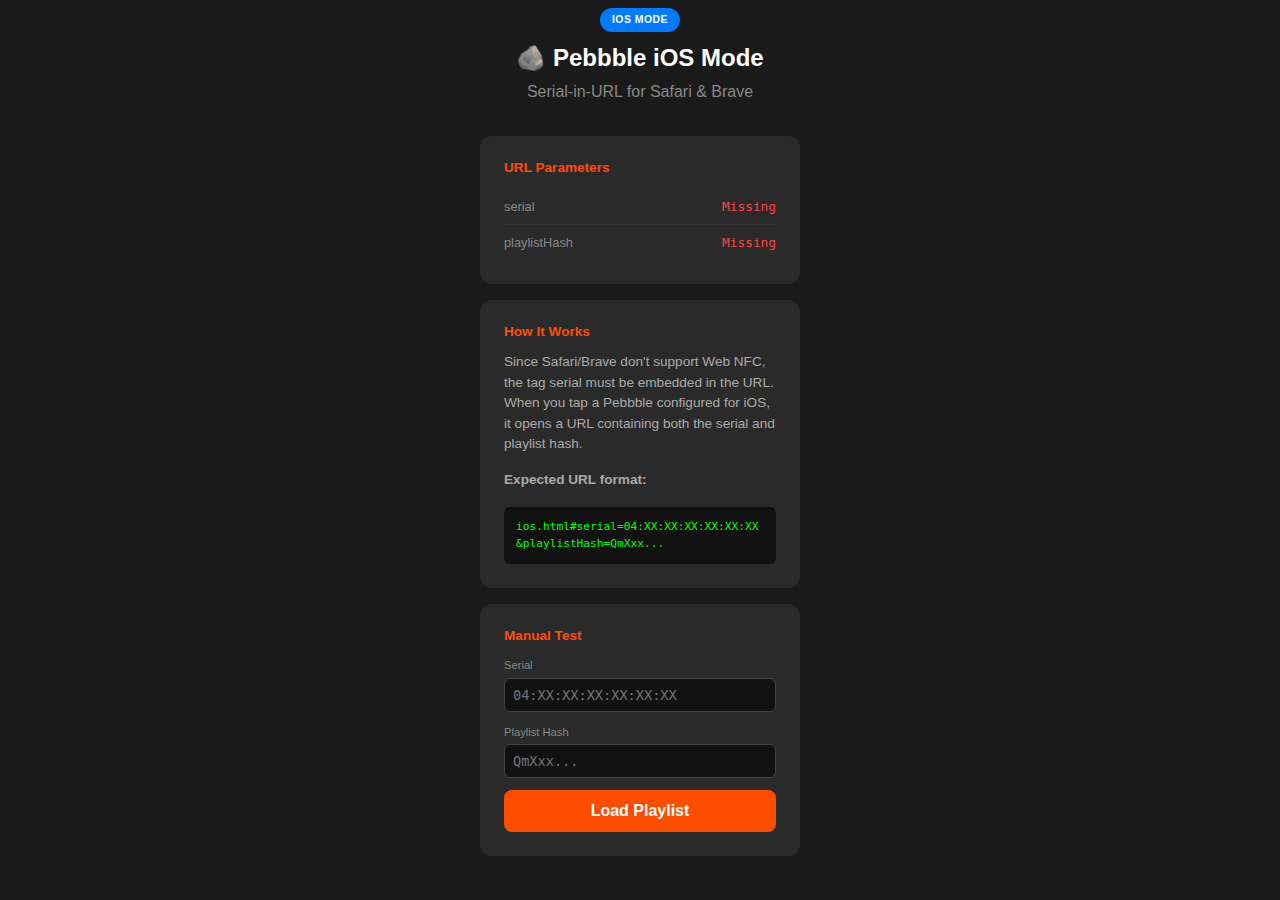
<file: player/ios.html>
<!DOCTYPE html>
<html lang="en">
<head>
    <meta charset="UTF-8">
    <meta name="viewport" content="width=device-width, initial-scale=1.0, user-scalable=no">
    <meta name="theme-color" content="#1a1a1a">
    <meta name="description" content="Pebbble Player - iOS Compatible Mode">

    <!-- PWA -->
    <link rel="manifest" href="manifest.json">
    <link rel="apple-touch-icon" href="assets/icons/icon-192.svg">

    <!-- Styles -->
    <link rel="stylesheet" href="css/base.css">
    <link rel="stylesheet" href="css/components.css">
    <link rel="stylesheet" href="css/animations.css">

    <title>Pebbble Player (iOS)</title>
    <style>
        /* iOS Mode Indicator */
        .ios-badge {
            position: fixed;
            top: 0.5rem;
            left: 50%;
            transform: translateX(-50%);
            background: #007AFF;
            color: #fff;
            font-size: 0.65rem;
            font-weight: 600;
            padding: 0.25rem 0.75rem;
            border-radius: 50px;
            z-index: 1000;
            text-transform: uppercase;
            letter-spacing: 0.05em;
        }

        /* Missing Params Screen */
        #missing-params {
            display: none;
            flex-direction: column;
            align-items: center;
            justify-content: center;
            min-height: 100vh;
            padding: 2rem;
            text-align: center;
            background: #1a1a1a;
            color: #fff;
        }
        #missing-params.visible { display: flex; }
        #missing-params h1 {
            font-size: 1.5rem;
            margin-bottom: 0.5rem;
        }
        #missing-params .subtitle {
            color: #888;
            margin-bottom: 2rem;
        }
        #missing-params .info-box {
            background: #2a2a2a;
            border-radius: 12px;
            padding: 1.5rem;
            width: 100%;
            max-width: 320px;
            text-align: left;
        }
        #missing-params .info-box h3 {
            font-size: 0.85rem;
            color: #FF4D00;
            margin-bottom: 0.75rem;
        }
        #missing-params .info-box p {
            font-size: 0.85rem;
            color: #aaa;
            line-height: 1.5;
            margin-bottom: 1rem;
        }
        #missing-params .info-box code {
            display: block;
            background: #111;
            padding: 0.75rem;
            border-radius: 6px;
            font-size: 0.7rem;
            color: #0f0;
            word-break: break-all;
            margin-top: 0.5rem;
        }
        #missing-params .status-row {
            display: flex;
            justify-content: space-between;
            padding: 0.5rem 0;
            border-bottom: 1px solid #333;
            font-size: 0.8rem;
        }
        #missing-params .status-row:last-child { border-bottom: none; }
        #missing-params .status-label { color: #888; }
        #missing-params .status-value { font-family: monospace; }
        #missing-params .status-value.ok { color: #22c55e; }
        #missing-params .status-value.missing { color: #ff4444; }
    </style>
</head>
<body>
    <!-- iOS Mode Badge -->
    <div class="ios-badge">iOS Mode</div>

    <!-- Missing Params Screen (shown when URL doesn't have both serial and playlistHash) -->
    <div id="missing-params">
        <h1>🪨 Pebbble iOS Mode</h1>
        <p class="subtitle">Serial-in-URL for Safari & Brave</p>

        <div class="info-box">
            <h3>URL Parameters</h3>
            <div class="status-row">
                <span class="status-label">serial</span>
                <span id="serial-status" class="status-value missing">Missing</span>
            </div>
            <div class="status-row">
                <span class="status-label">playlistHash</span>
                <span id="hash-status" class="status-value missing">Missing</span>
            </div>
        </div>

        <div class="info-box" style="margin-top: 1rem;">
            <h3>How It Works</h3>
            <p>
                Since Safari/Brave don't support Web NFC, the tag serial must be embedded in the URL.
                When you tap a Pebbble configured for iOS, it opens a URL containing both the serial and playlist hash.
            </p>
            <p><strong>Expected URL format:</strong></p>
            <code>ios.html#serial=04:XX:XX:XX:XX:XX:XX&playlistHash=QmXxx...</code>
        </div>

        <div class="info-box" style="margin-top: 1rem;">
            <h3>Manual Test</h3>
            <div style="margin-bottom: 0.75rem;">
                <label style="display: block; font-size: 0.7rem; color: #888; margin-bottom: 0.25rem;">Serial</label>
                <input type="text" id="test-serial" placeholder="04:XX:XX:XX:XX:XX:XX" style="
                    width: 100%;
                    padding: 0.5rem;
                    background: #111;
                    border: 1px solid #444;
                    border-radius: 6px;
                    color: #fff;
                    font-family: monospace;
                    font-size: 0.85rem;
                    box-sizing: border-box;
                ">
            </div>
            <div style="margin-bottom: 0.75rem;">
                <label style="display: block; font-size: 0.7rem; color: #888; margin-bottom: 0.25rem;">Playlist Hash</label>
                <input type="text" id="test-hash" placeholder="QmXxx..." style="
                    width: 100%;
                    padding: 0.5rem;
                    background: #111;
                    border: 1px solid #444;
                    border-radius: 6px;
                    color: #fff;
                    font-family: monospace;
                    font-size: 0.85rem;
                    box-sizing: border-box;
                ">
            </div>
            <button id="test-load-btn" style="
                width: 100%;
                padding: 0.75rem;
                background: #FF4D00;
                border: none;
                border-radius: 8px;
                color: #fff;
                font-weight: 600;
                cursor: pointer;
            ">Load Playlist</button>
        </div>
    </div>

    <!-- App Section -->
    <main id="app">
        <pebbble-player></pebbble-player>
    </main>

    <!-- Audio element for playback -->
    <audio id="audio-element" preload="metadata" playsinline></audio>

    <!-- iOS URL Handler -->
    <script>
        (function() {
            var app = document.getElementById('app');
            var missingScreen = document.getElementById('missing-params');
            var serialStatus = document.getElementById('serial-status');
            var hashStatus = document.getElementById('hash-status');

            // Parse URL hash params
            var hash = window.location.hash.slice(1);
            var params = new URLSearchParams(hash);
            var serial = params.get('serial');
            var playlistHash = params.get('playlistHash');

            console.log('[iOS] Serial:', serial);
            console.log('[iOS] PlaylistHash:', playlistHash);

            // Update status display
            if (serial) {
                serialStatus.textContent = serial.slice(0, 11) + '...';
                serialStatus.className = 'status-value ok';
            }
            if (playlistHash) {
                hashStatus.textContent = playlistHash.slice(0, 8) + '...';
                hashStatus.className = 'status-value ok';
            }

            if (serial && playlistHash) {
                // Both params present - show app, hide missing screen
                app.style.display = 'block';
                missingScreen.classList.remove('visible');
                console.log('[iOS] URL params valid, PebbblePlayer.checkUrlParams() will handle loading');
                // Note: We don't need to dispatch an event here.
                // PebbblePlayer.checkUrlParams() already detects serial+playlistHash in the URL
                // and calls handleNfcRead() directly (debug mode).
            } else {
                // Missing params - show info screen, hide app
                app.style.display = 'none';
                missingScreen.classList.add('visible');
                console.log('[iOS] Missing URL params, showing info screen');

                // Setup manual test button
                document.getElementById('test-load-btn').addEventListener('click', function() {
                    var testSerial = document.getElementById('test-serial').value.trim();
                    var testHash = document.getElementById('test-hash').value.trim();

                    if (testSerial && testHash) {
                        // Redirect to same page with URL params
                        window.location.href = 'ios.html#serial=' + encodeURIComponent(testSerial) + '&playlistHash=' + encodeURIComponent(testHash);
                    } else {
                        alert('Please enter both Serial and Playlist Hash');
                    }
                });
            }
        })();
    </script>

    <!-- App modules -->
    <script type="module" src="js/app.js"></script>
</body>
</html>
</file>
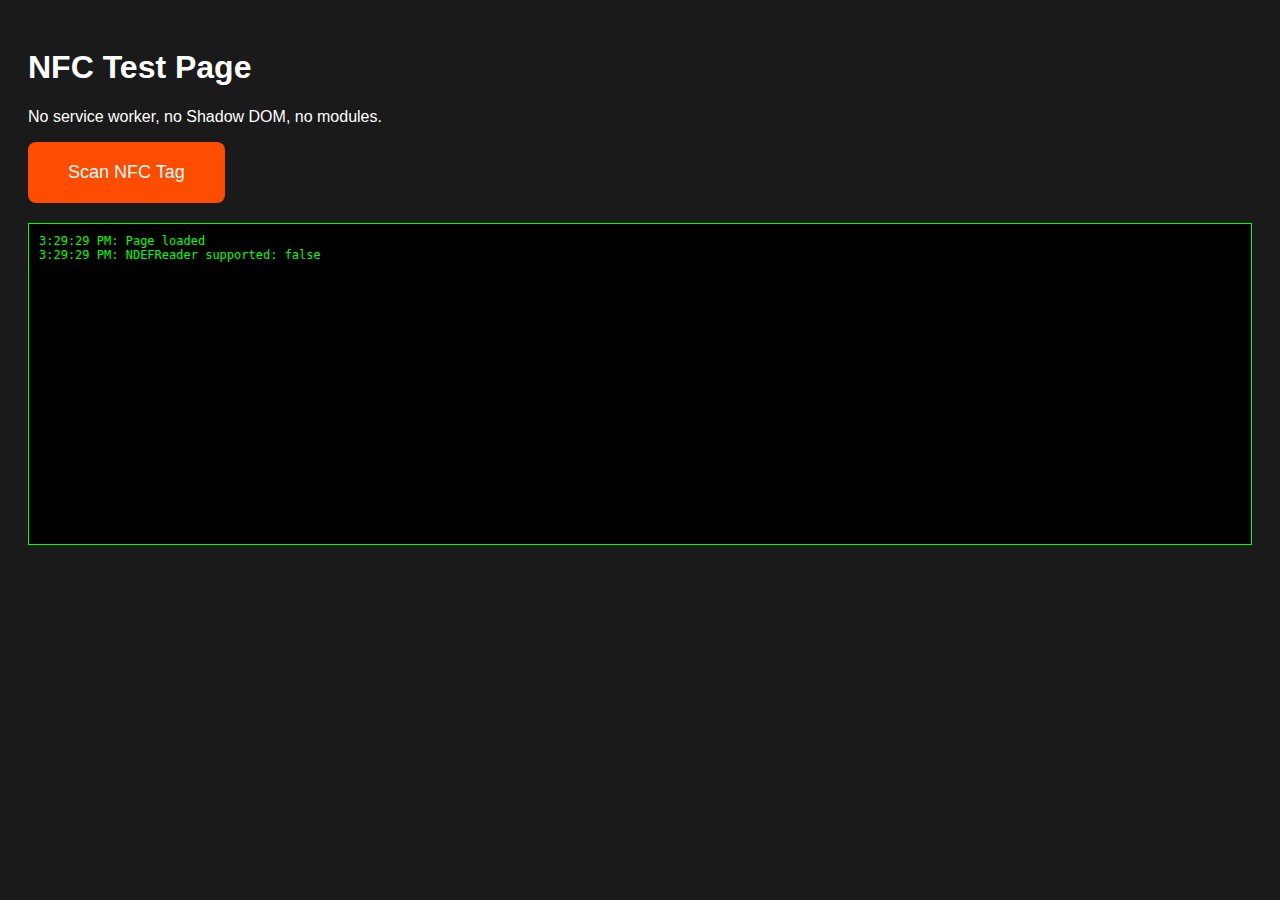
<file: player/nfc-test.html>
<!DOCTYPE html>
<html>
<head>
    <meta charset="UTF-8">
    <meta name="viewport" content="width=device-width, initial-scale=1.0">
    <title>NFC Test</title>
    <style>
        body { font-family: sans-serif; padding: 20px; background: #1a1a1a; color: #fff; }
        button { padding: 20px 40px; font-size: 18px; background: #FF4D00; color: #fff; border: none; border-radius: 8px; cursor: pointer; }
        button:disabled { background: #666; }
        #log { margin-top: 20px; padding: 10px; background: #000; color: #0f0; font-family: monospace; font-size: 12px; height: 300px; overflow-y: auto; border: 1px solid #0f0; }
    </style>
</head>
<body>
    <h1>NFC Test Page</h1>
    <p>No service worker, no Shadow DOM, no modules.</p>
    <button id="scan">Scan NFC Tag</button>
    <div id="log"></div>

    <script>
        function log(msg) {
            var d = document.getElementById('log');
            d.innerHTML += new Date().toLocaleTimeString() + ': ' + msg + '<br>';
            d.scrollTop = d.scrollHeight;
            console.log(msg);
        }

        log('Page loaded');
        log('NDEFReader supported: ' + ('NDEFReader' in window));

        document.getElementById('scan').addEventListener('click', async function() {
            log('Button clicked');
            this.textContent = 'Starting...';
            this.disabled = true;

            try {
                log('Creating NDEFReader...');
                var ndef = new NDEFReader();

                log('Calling scan()...');
                await ndef.scan();
                log('scan() resolved! NFC is active.');

                this.textContent = 'Scanning... Tap tag';
                this.style.background = '#22c55e';

                ndef.addEventListener('reading', function(event) {
                    log('=== TAG READ ===');
                    log('Serial: ' + event.serialNumber);
                    log('Records: ' + event.message.records.length);
                    for (var i = 0; i < event.message.records.length; i++) {
                        var r = event.message.records[i];
                        log('  Record ' + i + ': type=' + r.recordType);
                        if (r.recordType === 'url' || r.recordType === 'text') {
                            var decoder = new TextDecoder();
                            log('  Data: ' + decoder.decode(r.data));
                        }
                    }
                });

                ndef.addEventListener('readingerror', function() {
                    log('Read error - try another tag');
                });

            } catch (e) {
                log('ERROR: ' + e.name + ' - ' + e.message);
                this.textContent = 'Error - Retry';
                this.style.background = '#ef4444';
                this.disabled = false;
            }
        });
    </script>
</body>
</html>
</file>
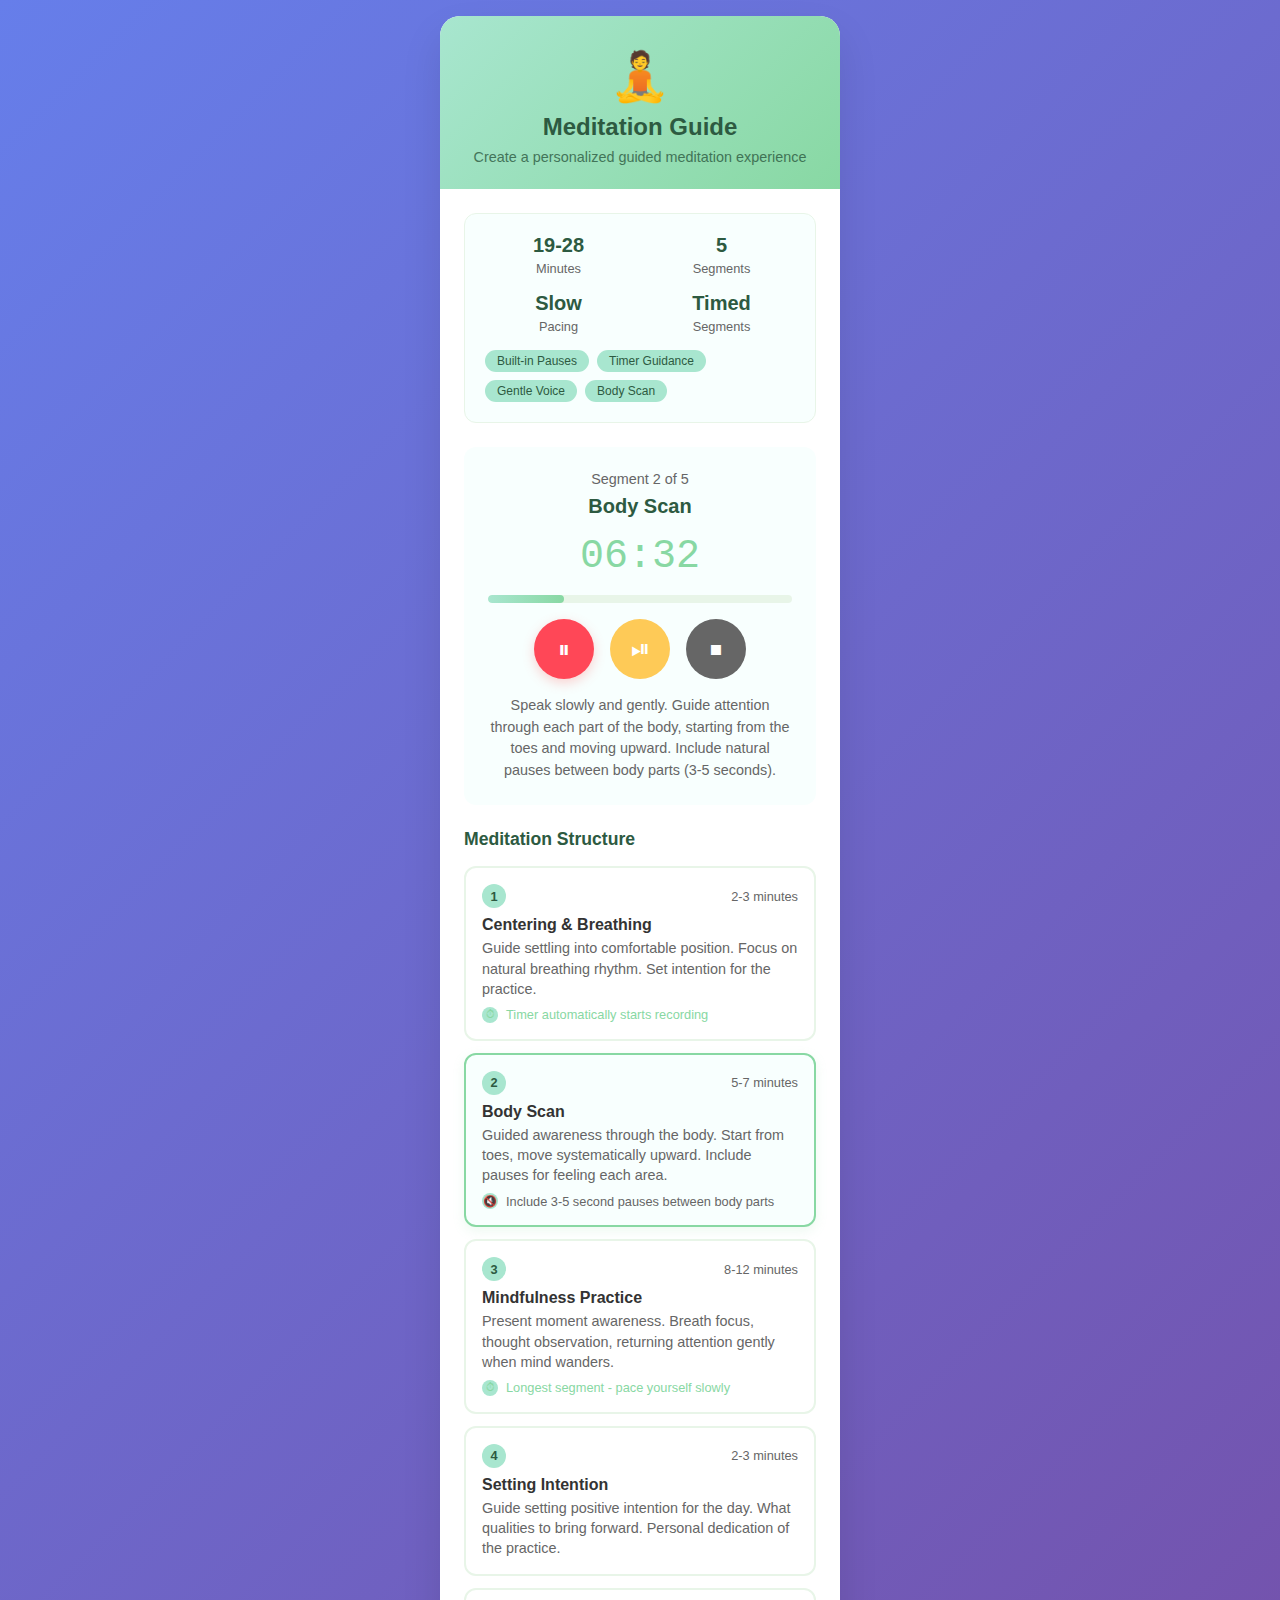
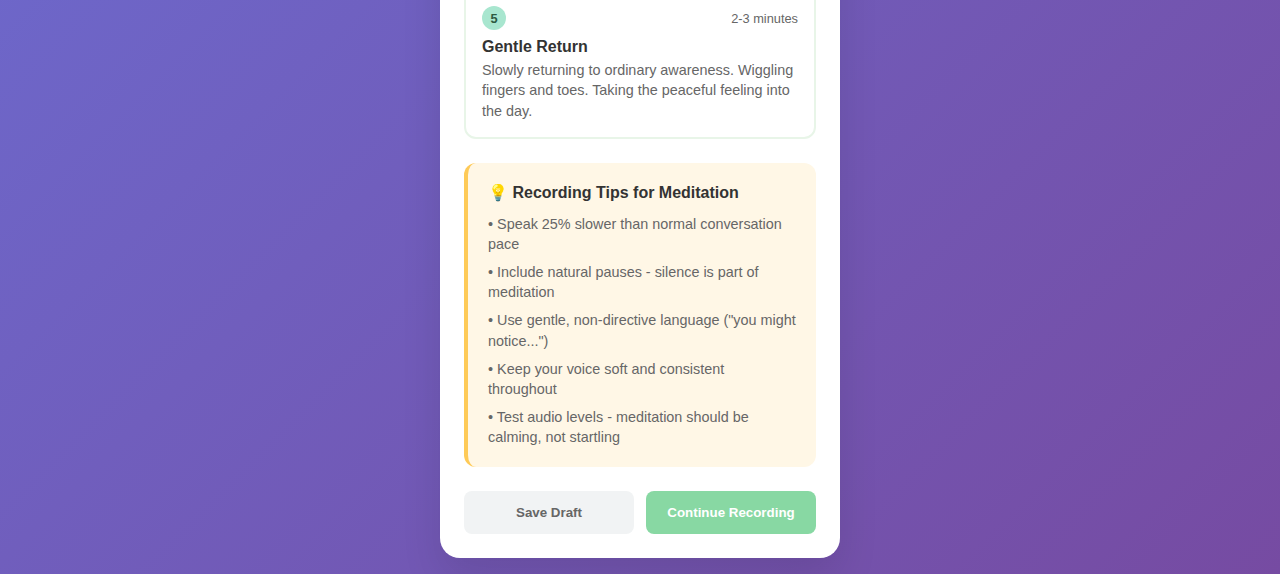
<file: writer/meditation-template-poc.html>
<!DOCTYPE html>
<html lang="en">
<head>
    <meta charset="UTF-8">
    <meta name="viewport" content="width=device-width, initial-scale=1.0">
    <title>Meditation Template - Pebbble</title>
    <style>
        * {
            box-sizing: border-box;
            margin: 0;
            padding: 0;
        }

        body {
            font-family: 'Inter', -apple-system, BlinkMacSystemFont, sans-serif;
            background: linear-gradient(135deg, #667eea 0%, #764ba2 100%);
            min-height: 100vh;
            padding: 1rem;
            color: #333;
        }

        .app-container {
            max-width: 400px;
            margin: 0 auto;
            background: white;
            border-radius: 20px;
            overflow: hidden;
            box-shadow: 0 20px 40px rgba(0,0,0,0.1);
        }

        .header {
            background: linear-gradient(135deg, #a8e6cf 0%, #88d8a3 100%);
            padding: 2rem 1.5rem 1.5rem;
            text-align: center;
            color: #2d5a41;
        }

        .template-icon {
            font-size: 3rem;
            margin-bottom: 0.5rem;
        }

        .template-title {
            font-size: 1.5rem;
            font-weight: 700;
            margin-bottom: 0.5rem;
        }

        .template-subtitle {
            opacity: 0.8;
            font-size: 0.9rem;
        }

        .content {
            padding: 1.5rem;
        }

        .overview-section {
            background: #f8fffe;
            border-radius: 12px;
            padding: 1.25rem;
            margin-bottom: 1.5rem;
            border: 1px solid #e8f5e8;
        }

        .overview-grid {
            display: grid;
            grid-template-columns: repeat(2, 1fr);
            gap: 1rem;
            margin-bottom: 1rem;
        }

        .overview-item {
            text-align: center;
        }

        .overview-value {
            font-size: 1.25rem;
            font-weight: 600;
            color: #2d5a41;
        }

        .overview-label {
            font-size: 0.8rem;
            color: #666;
            margin-top: 0.25rem;
        }

        .features-list {
            display: flex;
            flex-wrap: wrap;
            gap: 0.5rem;
        }

        .feature-tag {
            background: #a8e6cf;
            color: #2d5a41;
            padding: 0.25rem 0.75rem;
            border-radius: 15px;
            font-size: 0.75rem;
            font-weight: 500;
        }

        .segments-section {
            margin-bottom: 1.5rem;
        }

        .section-title {
            font-size: 1.1rem;
            font-weight: 600;
            margin-bottom: 1rem;
            color: #2d5a41;
        }

        .segment-card {
            background: white;
            border: 2px solid #e8f5e8;
            border-radius: 12px;
            padding: 1rem;
            margin-bottom: 0.75rem;
            transition: all 0.3s ease;
        }

        .segment-card:hover {
            border-color: #a8e6cf;
            transform: translateY(-1px);
        }

        .segment-card.active {
            border-color: #88d8a3;
            background: #f8fffe;
            box-shadow: 0 4px 12px rgba(136, 216, 163, 0.15);
        }

        .segment-header {
            display: flex;
            justify-content: space-between;
            align-items: center;
            margin-bottom: 0.5rem;
        }

        .segment-number {
            background: #a8e6cf;
            color: #2d5a41;
            width: 24px;
            height: 24px;
            border-radius: 50%;
            display: flex;
            align-items: center;
            justify-content: center;
            font-size: 0.8rem;
            font-weight: 600;
        }

        .segment-duration {
            color: #666;
            font-size: 0.8rem;
            font-weight: 500;
        }

        .segment-title {
            font-weight: 600;
            color: #333;
            margin-bottom: 0.25rem;
        }

        .segment-prompt {
            color: #666;
            font-size: 0.9rem;
            line-height: 1.4;
        }

        .timer-info {
            display: flex;
            align-items: center;
            gap: 0.5rem;
            margin-top: 0.5rem;
            font-size: 0.8rem;
            color: #88d8a3;
        }

        .recording-interface {
            background: #f8fffe;
            border-radius: 12px;
            padding: 1.5rem;
            text-align: center;
            margin-bottom: 1.5rem;
        }

        .current-segment {
            font-size: 0.9rem;
            color: #666;
            margin-bottom: 0.5rem;
        }

        .current-title {
            font-size: 1.25rem;
            font-weight: 600;
            color: #2d5a41;
            margin-bottom: 1rem;
        }

        .timer-display {
            font-size: 2.5rem;
            font-weight: 300;
            color: #88d8a3;
            margin-bottom: 1rem;
            font-family: 'SF Mono', Monaco, monospace;
        }

        .recording-controls {
            display: flex;
            justify-content: center;
            gap: 1rem;
            margin-bottom: 1rem;
        }

        .control-btn {
            width: 60px;
            height: 60px;
            border-radius: 50%;
            border: none;
            cursor: pointer;
            display: flex;
            align-items: center;
            justify-content: center;
            font-size: 1.5rem;
            transition: all 0.3s ease;
        }

        .record-btn {
            background: #ff6b6b;
            color: white;
            box-shadow: 0 4px 12px rgba(255, 107, 107, 0.3);
        }

        .record-btn:hover {
            transform: scale(1.05);
            box-shadow: 0 6px 16px rgba(255, 107, 107, 0.4);
        }

        .record-btn.recording {
            background: #ff4757;
            animation: pulse 2s infinite;
        }

        @keyframes pulse {
            0% { box-shadow: 0 0 0 0 rgba(255, 71, 87, 0.7); }
            70% { box-shadow: 0 0 0 10px rgba(255, 71, 87, 0); }
            100% { box-shadow: 0 0 0 0 rgba(255, 71, 87, 0); }
        }

        .pause-btn {
            background: #feca57;
            color: white;
        }

        .stop-btn {
            background: #666;
            color: white;
        }

        .guidance-text {
            color: #666;
            font-size: 0.9rem;
            line-height: 1.5;
            max-width: 300px;
            margin: 0 auto;
        }

        .progress-bar {
            background: #e8f5e8;
            height: 8px;
            border-radius: 4px;
            margin-bottom: 1rem;
            overflow: hidden;
        }

        .progress-fill {
            background: linear-gradient(90deg, #a8e6cf, #88d8a3);
            height: 100%;
            width: 25%;
            border-radius: 4px;
            transition: width 0.3s ease;
        }

        .action-buttons {
            display: flex;
            gap: 0.75rem;
        }

        .btn {
            flex: 1;
            padding: 0.875rem;
            border: none;
            border-radius: 8px;
            font-weight: 600;
            cursor: pointer;
            transition: all 0.3s ease;
        }

        .btn-primary {
            background: #88d8a3;
            color: white;
        }

        .btn-primary:hover {
            background: #7bc96c;
            transform: translateY(-1px);
        }

        .btn-secondary {
            background: #f1f3f4;
            color: #666;
        }

        .btn-secondary:hover {
            background: #e8eaed;
        }

        .tips-section {
            background: #fff7e6;
            border-radius: 12px;
            padding: 1.25rem;
            border-left: 4px solid #feca57;
        }

        .tips-title {
            font-weight: 600;
            color: #333;
            margin-bottom: 0.75rem;
            display: flex;
            align-items: center;
            gap: 0.5rem;
        }

        .tip-item {
            color: #666;
            font-size: 0.9rem;
            margin-bottom: 0.5rem;
            line-height: 1.4;
        }

        .tip-item:last-child {
            margin-bottom: 0;
        }

        .meditation-features {
            display: flex;
            align-items: center;
            gap: 0.5rem;
            margin-top: 0.5rem;
            flex-wrap: wrap;
        }

        .feature-icon {
            width: 16px;
            height: 16px;
            background: #a8e6cf;
            border-radius: 50%;
            display: flex;
            align-items: center;
            justify-content: center;
            font-size: 0.7rem;
        }

        .hidden { display: none; }
    </style>
</head>
<body>
    <div class="app-container">
        <!-- Header -->
        <div class="header">
            <div class="template-icon">🧘</div>
            <h1 class="template-title">Meditation Guide</h1>
            <p class="template-subtitle">Create a personalized guided meditation experience</p>
        </div>

        <div class="content">
            <!-- Overview Section -->
            <div class="overview-section">
                <div class="overview-grid">
                    <div class="overview-item">
                        <div class="overview-value">19-28</div>
                        <div class="overview-label">Minutes</div>
                    </div>
                    <div class="overview-item">
                        <div class="overview-value">5</div>
                        <div class="overview-label">Segments</div>
                    </div>
                    <div class="overview-item">
                        <div class="overview-value">Slow</div>
                        <div class="overview-label">Pacing</div>
                    </div>
                    <div class="overview-item">
                        <div class="overview-value">Timed</div>
                        <div class="overview-label">Segments</div>
                    </div>
                </div>
                <div class="features-list">
                    <span class="feature-tag">Built-in Pauses</span>
                    <span class="feature-tag">Timer Guidance</span>
                    <span class="feature-tag">Gentle Voice</span>
                    <span class="feature-tag">Body Scan</span>
                </div>
            </div>

            <!-- Current Recording Interface -->
            <div class="recording-interface">
                <div class="current-segment">Segment 2 of 5</div>
                <h2 class="current-title">Body Scan</h2>
                
                <div class="timer-display">06:32</div>
                
                <div class="progress-bar">
                    <div class="progress-fill"></div>
                </div>
                
                <div class="recording-controls">
                    <button class="control-btn record-btn recording">⏸</button>
                    <button class="control-btn pause-btn">⏯</button>
                    <button class="control-btn stop-btn">⏹</button>
                </div>
                
                <p class="guidance-text">
                    Speak slowly and gently. Guide attention through each part of the body, 
                    starting from the toes and moving upward. Include natural pauses 
                    between body parts (3-5 seconds).
                </p>
            </div>

            <!-- Meditation Segments -->
            <div class="segments-section">
                <h3 class="section-title">Meditation Structure</h3>
                
                <div class="segment-card">
                    <div class="segment-header">
                        <div class="segment-number">1</div>
                        <div class="segment-duration">2-3 minutes</div>
                    </div>
                    <div class="segment-title">Centering & Breathing</div>
                    <div class="segment-prompt">
                        Guide settling into comfortable position. Focus on natural breathing rhythm. 
                        Set intention for the practice.
                    </div>
                    <div class="timer-info">
                        <span class="feature-icon">⏱</span>
                        <span>Timer automatically starts recording</span>
                    </div>
                </div>

                <div class="segment-card active">
                    <div class="segment-header">
                        <div class="segment-number">2</div>
                        <div class="segment-duration">5-7 minutes</div>
                    </div>
                    <div class="segment-title">Body Scan</div>
                    <div class="segment-prompt">
                        Guided awareness through the body. Start from toes, move systematically upward. 
                        Include pauses for feeling each area.
                    </div>
                    <div class="meditation-features">
                        <span class="feature-icon">🔇</span>
                        <span style="font-size: 0.8rem; color: #666;">Include 3-5 second pauses between body parts</span>
                    </div>
                </div>

                <div class="segment-card">
                    <div class="segment-header">
                        <div class="segment-number">3</div>
                        <div class="segment-duration">8-12 minutes</div>
                    </div>
                    <div class="segment-title">Mindfulness Practice</div>
                    <div class="segment-prompt">
                        Present moment awareness. Breath focus, thought observation, 
                        returning attention gently when mind wanders.
                    </div>
                    <div class="timer-info">
                        <span class="feature-icon">⏱</span>
                        <span>Longest segment - pace yourself slowly</span>
                    </div>
                </div>

                <div class="segment-card">
                    <div class="segment-header">
                        <div class="segment-number">4</div>
                        <div class="segment-duration">2-3 minutes</div>
                    </div>
                    <div class="segment-title">Setting Intention</div>
                    <div class="segment-prompt">
                        Guide setting positive intention for the day. What qualities to bring forward. 
                        Personal dedication of the practice.
                    </div>
                </div>

                <div class="segment-card">
                    <div class="segment-header">
                        <div class="segment-number">5</div>
                        <div class="segment-duration">2-3 minutes</div>
                    </div>
                    <div class="segment-title">Gentle Return</div>
                    <div class="segment-prompt">
                        Slowly returning to ordinary awareness. Wiggling fingers and toes. 
                        Taking the peaceful feeling into the day.
                    </div>
                </div>
            </div>

            <!-- Recording Tips -->
            <div class="tips-section">
                <h4 class="tips-title">
                    💡 Recording Tips for Meditation
                </h4>
                <div class="tip-item">• Speak 25% slower than normal conversation pace</div>
                <div class="tip-item">• Include natural pauses - silence is part of meditation</div>
                <div class="tip-item">• Use gentle, non-directive language ("you might notice...")</div>
                <div class="tip-item">• Keep your voice soft and consistent throughout</div>
                <div class="tip-item">• Test audio levels - meditation should be calming, not startling</div>
            </div>

            <!-- Action Buttons -->
            <div class="action-buttons" style="margin-top: 1.5rem;">
                <button class="btn btn-secondary">Save Draft</button>
                <button class="btn btn-primary">Continue Recording</button>
            </div>
        </div>
    </div>

    <script>
        // Simple demo functionality
        let currentSegment = 2;
        let isRecording = true;
        let timer = 392; // 6:32 in seconds

        function updateTimer() {
            if (isRecording) {
                timer++;
                const minutes = Math.floor(timer / 60);
                const seconds = timer % 60;
                document.querySelector('.timer-display').textContent = 
                    `${minutes.toString().padStart(2, '0')}:${seconds.toString().padStart(2, '0')}`;
                
                // Update progress (demo)
                const progress = Math.min((timer / 420) * 100, 100); // 7 minutes max for this segment
                document.querySelector('.progress-fill').style.width = `${progress}%`;
            }
        }

        // Demo timer
        setInterval(updateTimer, 1000);

        // Record button demo
        document.querySelector('.record-btn').addEventListener('click', function() {
            isRecording = !isRecording;
            this.textContent = isRecording ? '⏸' : '▶';
            this.classList.toggle('recording', isRecording);
        });

        // Segment highlighting demo
        document.querySelectorAll('.segment-card').forEach((card, index) => {
            card.addEventListener('click', function() {
                document.querySelectorAll('.segment-card').forEach(c => c.classList.remove('active'));
                this.classList.add('active');
                
                const titles = ['Centering & Breathing', 'Body Scan', 'Mindfulness Practice', 'Setting Intention', 'Gentle Return'];
                document.querySelector('.current-title').textContent = titles[index];
                document.querySelector('.current-segment').textContent = `Segment ${index + 1} of 5`;
            });
        });
    </script>
</body>
</html>
</file>
<file: player/css/components.css>
/**
 * Pebbble Player - Component Styles
 * Styles for web components (outside shadow DOM)
 */

/* ============================================
   Layout Components
   ============================================ */

/* Main player container */
.player-container {
    display: flex;
    flex-direction: column;
    min-height: 100vh;
    min-height: 100dvh;
    padding: var(--space-6);
    max-width: 480px;
    margin: 0 auto;
}

/* Screen sections */
.screen {
    display: flex;
    flex-direction: column;
    align-items: center;
    justify-content: center;
    flex: 1;
    text-align: center;
    padding: var(--space-8) var(--space-4);
}

.screen--hidden {
    display: none;
}

/* ============================================
   Cards & Surfaces
   ============================================ */

.card {
    background: var(--color-bg-card);
    border-radius: var(--radius-lg);
    padding: var(--space-6);
    box-shadow: var(--shadow-md);
}

.card--elevated {
    background: var(--color-bg-elevated);
    border: 1px solid var(--color-surface);
}

/* ============================================
   Buttons
   ============================================ */

.btn {
    display: inline-flex;
    align-items: center;
    justify-content: center;
    gap: var(--space-2);
    padding: var(--space-3) var(--space-6);
    font-weight: 500;
    border-radius: var(--radius-lg);
    transition: all var(--transition-base);
}

.btn--primary {
    background: var(--color-accent);
    color: var(--color-text-primary);
    box-shadow: var(--shadow-md);
}

.btn--primary:hover:not(:disabled) {
    background: var(--color-accent-hover);
    transform: translateY(-1px);
    box-shadow: var(--shadow-lg);
}

.btn--primary:active:not(:disabled) {
    transform: translateY(0);
}

.btn--secondary {
    background: var(--color-surface);
    color: var(--color-text-secondary);
    border: 1px solid var(--color-surface);
}

.btn--secondary:hover:not(:disabled) {
    background: var(--color-bg-elevated);
    color: var(--color-text-primary);
    border-color: var(--color-text-muted);
}

.btn--ghost {
    background: transparent;
    color: var(--color-text-secondary);
}

.btn--ghost:hover:not(:disabled) {
    color: var(--color-text-primary);
    background: var(--color-accent-muted);
}

.btn--icon {
    width: 48px;
    height: 48px;
    padding: 0;
    border-radius: var(--radius-full);
}

.btn--icon-lg {
    width: 72px;
    height: 72px;
}

.btn--icon-sm {
    width: 36px;
    height: 36px;
}

/* ============================================
   Play Button (special)
   ============================================ */

.play-btn {
    width: 80px;
    height: 80px;
    border-radius: var(--radius-full);
    background: var(--color-accent);
    color: var(--color-text-primary);
    display: flex;
    align-items: center;
    justify-content: center;
    box-shadow: var(--shadow-lg), var(--shadow-glow);
    transition: all var(--transition-base);
}

.play-btn:hover:not(:disabled) {
    transform: scale(1.05);
    box-shadow: var(--shadow-lg), 0 0 30px rgba(255, 77, 0, 0.4);
}

.play-btn:active:not(:disabled) {
    transform: scale(0.98);
}

.play-btn svg {
    width: 32px;
    height: 32px;
    fill: currentColor;
}

/* ============================================
   Track List
   ============================================ */

.track-list {
    list-style: none;
    display: flex;
    flex-direction: column;
    gap: var(--space-2);
    width: 100%;
}

.track-item {
    display: flex;
    align-items: center;
    gap: var(--space-4);
    padding: var(--space-4);
    background: var(--color-bg-elevated);
    border-radius: var(--radius-md);
    cursor: pointer;
    transition: all var(--transition-fast);
}

.track-item:hover {
    background: var(--color-surface);
}

.track-item--active {
    background: var(--color-accent-muted);
    border-left: 3px solid var(--color-accent);
}

.track-item--locked {
    opacity: 0.6;
    cursor: not-allowed;
}

.track-item__index {
    width: 24px;
    text-align: center;
    font-size: var(--text-sm);
    color: var(--color-text-muted);
    font-family: var(--font-mono);
}

.track-item__info {
    flex: 1;
    text-align: left;
}

.track-item__title {
    font-weight: 500;
    color: var(--color-text-primary);
    margin-bottom: var(--space-1);
}

.track-item__meta {
    font-size: var(--text-sm);
    color: var(--color-text-muted);
}

.track-item__duration {
    font-size: var(--text-sm);
    color: var(--color-text-muted);
    font-family: var(--font-mono);
}

.track-item__lock-icon {
    color: var(--color-warning);
}

/* ============================================
   Progress Bar
   ============================================ */

.progress-container {
    width: 100%;
    padding: var(--space-4) 0;
}

.progress-bar {
    width: 100%;
    height: 4px;
    background: var(--color-surface);
    border-radius: var(--radius-full);
    overflow: hidden;
    cursor: pointer;
}

.progress-bar__fill {
    height: 100%;
    background: var(--color-accent);
    border-radius: var(--radius-full);
    transition: width 100ms linear;
}

.progress-times {
    display: flex;
    justify-content: space-between;
    margin-top: var(--space-2);
    font-size: var(--text-xs);
    font-family: var(--font-mono);
    color: var(--color-text-muted);
}

/* ============================================
   Transport Controls
   ============================================ */

.transport {
    display: flex;
    align-items: center;
    justify-content: center;
    gap: var(--space-6);
    padding: var(--space-6) 0;
}

.transport__btn {
    color: var(--color-text-secondary);
    transition: all var(--transition-fast);
}

.transport__btn:hover:not(:disabled) {
    color: var(--color-text-primary);
    transform: scale(1.1);
}

.transport__btn svg {
    width: 28px;
    height: 28px;
    fill: currentColor;
}

/* ============================================
   Mode Toggles
   ============================================ */

.modes {
    display: flex;
    align-items: center;
    justify-content: center;
    gap: var(--space-4);
    padding: var(--space-4) 0;
}

.mode-btn {
    display: flex;
    align-items: center;
    justify-content: center;
    width: 40px;
    height: 40px;
    border-radius: var(--radius-full);
    color: var(--color-text-muted);
    transition: all var(--transition-fast);
}

.mode-btn:hover {
    color: var(--color-text-secondary);
    background: var(--color-surface);
}

.mode-btn--active {
    color: var(--color-accent);
    background: var(--color-accent-muted);
}

.mode-btn svg {
    width: 20px;
    height: 20px;
    fill: currentColor;
}

/* ============================================
   Timer Display
   ============================================ */

.timer-display {
    display: flex;
    align-items: center;
    gap: var(--space-2);
    padding: var(--space-2) var(--space-4);
    background: var(--color-bg-elevated);
    border-radius: var(--radius-full);
    font-size: var(--text-sm);
    font-family: var(--font-mono);
    color: var(--color-text-secondary);
}

.timer-display--active {
    background: var(--color-accent-muted);
    color: var(--color-accent);
}

/* ============================================
   Device Mode Selector
   ============================================ */

.device-choice {
    display: flex;
    flex-direction: column;
    gap: var(--space-4);
    width: 100%;
    max-width: 320px;
}

.device-option {
    display: flex;
    flex-direction: column;
    align-items: center;
    gap: var(--space-3);
    padding: var(--space-6);
    background: var(--color-bg-elevated);
    border: 2px solid var(--color-surface);
    border-radius: var(--radius-xl);
    cursor: pointer;
    transition: all var(--transition-base);
}

.device-option:hover {
    border-color: var(--color-accent);
    background: var(--color-bg-card);
}

.device-option__icon {
    font-size: 2rem;
}

.device-option__label {
    font-weight: 600;
    color: var(--color-text-primary);
}

.device-option__desc {
    font-size: var(--text-sm);
    color: var(--color-text-muted);
    text-align: center;
}

/* ============================================
   Language Selector
   ============================================ */

.lang-selector {
    display: flex;
    gap: var(--space-2);
}

.lang-btn {
    padding: var(--space-2) var(--space-3);
    font-size: var(--text-sm);
    font-weight: 500;
    border-radius: var(--radius-md);
    color: var(--color-text-muted);
    background: transparent;
    transition: all var(--transition-fast);
}

.lang-btn:hover {
    color: var(--color-text-secondary);
    background: var(--color-surface);
}

.lang-btn--active {
    color: var(--color-accent);
    background: var(--color-accent-muted);
}

/* ============================================
   Overlays & Modals
   ============================================ */

.overlay {
    position: fixed;
    inset: 0;
    background: rgba(0, 0, 0, 0.9);
    backdrop-filter: blur(8px);
    display: flex;
    align-items: center;
    justify-content: center;
    z-index: 100;
}

.overlay--hidden {
    display: none;
}

/* ============================================
   Status Messages
   ============================================ */

.status {
    display: flex;
    align-items: center;
    gap: var(--space-2);
    padding: var(--space-3) var(--space-4);
    border-radius: var(--radius-md);
    font-size: var(--text-sm);
}

.status--info {
    background: var(--color-accent-muted);
    color: var(--color-accent);
}

.status--success {
    background: rgba(34, 197, 94, 0.2);
    color: var(--color-success);
}

.status--warning {
    background: rgba(234, 179, 8, 0.2);
    color: var(--color-warning);
}

.status--error {
    background: rgba(239, 68, 68, 0.2);
    color: var(--color-error);
}

/* ============================================
   Header
   ============================================ */

.header {
    display: flex;
    align-items: center;
    justify-content: space-between;
    padding: var(--space-4) 0;
}

.header__title {
    font-size: var(--text-lg);
    font-weight: 600;
}

.header__actions {
    display: flex;
    gap: var(--space-2);
}

/* ============================================
   Now Playing
   ============================================ */

.now-playing {
    text-align: center;
    padding: var(--space-4) 0;
}

.now-playing__label {
    font-size: var(--text-xs);
    text-transform: uppercase;
    letter-spacing: 0.1em;
    color: var(--color-text-muted);
    margin-bottom: var(--space-2);
}

.now-playing__title {
    font-size: var(--text-xl);
    font-weight: 600;
    color: var(--color-text-primary);
}

/* ============================================
   Canvas Container
   ============================================ */

.canvas-container {
    display: flex;
    align-items: center;
    justify-content: center;
    width: 100%;
    aspect-ratio: 1;
    max-width: 300px;
    margin: 0 auto;
}

.canvas-container canvas {
    width: 100%;
    height: 100%;
}
</file>
<file: player/css/animations.css>
/**
 * Pebbble Player - Animations
 * Keyframes and animation utilities
 */

/* ============================================
   Keyframes
   ============================================ */

@keyframes pulse {
    0%, 100% {
        opacity: 1;
    }
    50% {
        opacity: 0.5;
    }
}

@keyframes pulse-ring {
    0% {
        transform: scale(0.8);
        opacity: 0.6;
    }
    100% {
        transform: scale(1.4);
        opacity: 0;
    }
}

@keyframes spin {
    from {
        transform: rotate(0deg);
    }
    to {
        transform: rotate(360deg);
    }
}

@keyframes bounce {
    0%, 100% {
        transform: translateY(0);
    }
    50% {
        transform: translateY(-10px);
    }
}

@keyframes float {
    0%, 100% {
        transform: translateY(0) rotate(0deg);
    }
    25% {
        transform: translateY(-5px) rotate(1deg);
    }
    75% {
        transform: translateY(-3px) rotate(-1deg);
    }
}

@keyframes glow {
    0%, 100% {
        box-shadow: 0 0 20px rgba(255, 77, 0, 0.3);
    }
    50% {
        box-shadow: 0 0 40px rgba(255, 77, 0, 0.5);
    }
}

@keyframes fade-in {
    from {
        opacity: 0;
    }
    to {
        opacity: 1;
    }
}

@keyframes fade-in-up {
    from {
        opacity: 0;
        transform: translateY(20px);
    }
    to {
        opacity: 1;
        transform: translateY(0);
    }
}

@keyframes fade-in-scale {
    from {
        opacity: 0;
        transform: scale(0.95);
    }
    to {
        opacity: 1;
        transform: scale(1);
    }
}

@keyframes slide-up {
    from {
        transform: translateY(100%);
    }
    to {
        transform: translateY(0);
    }
}

@keyframes shimmer {
    0% {
        background-position: -200% 0;
    }
    100% {
        background-position: 200% 0;
    }
}

@keyframes wave {
    0%, 100% {
        transform: scaleY(1);
    }
    50% {
        transform: scaleY(0.5);
    }
}

/* ============================================
   Animation Classes
   ============================================ */

.animate-pulse {
    animation: pulse 2s ease-in-out infinite;
}

.animate-pulse-ring {
    animation: pulse-ring 2s cubic-bezier(0.4, 0, 0.6, 1) infinite;
}

.animate-spin {
    animation: spin 1s linear infinite;
}

.animate-bounce {
    animation: bounce 1s ease-in-out infinite;
}

.animate-float {
    animation: float 3s ease-in-out infinite;
}

.animate-glow {
    animation: glow 2s ease-in-out infinite;
}

.animate-fade-in {
    animation: fade-in 300ms ease-out forwards;
}

.animate-fade-in-up {
    animation: fade-in-up 400ms ease-out forwards;
}

.animate-fade-in-scale {
    animation: fade-in-scale 300ms ease-out forwards;
}

.animate-slide-up {
    animation: slide-up 300ms ease-out forwards;
}

/* ============================================
   Loading States
   ============================================ */

.skeleton {
    background: linear-gradient(
        90deg,
        var(--color-surface) 25%,
        var(--color-bg-elevated) 50%,
        var(--color-surface) 75%
    );
    background-size: 200% 100%;
    animation: shimmer 1.5s infinite;
    border-radius: var(--radius-md);
}

.skeleton--text {
    height: 1em;
    width: 80%;
}

.skeleton--circle {
    border-radius: var(--radius-full);
}

/* ============================================
   Audio Visualizer Bars
   ============================================ */

.audio-bars {
    display: flex;
    align-items: flex-end;
    justify-content: center;
    gap: 3px;
    height: 24px;
}

.audio-bars__bar {
    width: 3px;
    background: var(--color-accent);
    border-radius: var(--radius-full);
    animation: wave 0.8s ease-in-out infinite;
}

.audio-bars__bar:nth-child(1) { animation-delay: 0s; height: 60%; }
.audio-bars__bar:nth-child(2) { animation-delay: 0.1s; height: 100%; }
.audio-bars__bar:nth-child(3) { animation-delay: 0.2s; height: 40%; }
.audio-bars__bar:nth-child(4) { animation-delay: 0.3s; height: 80%; }
.audio-bars__bar:nth-child(5) { animation-delay: 0.4s; height: 50%; }

.audio-bars--paused .audio-bars__bar {
    animation-play-state: paused;
}

/* ============================================
   NFC Scanning Animation
   ============================================ */

.nfc-scan {
    position: relative;
    width: 200px;
    height: 200px;
    display: flex;
    align-items: center;
    justify-content: center;
}

.nfc-scan__ring {
    position: absolute;
    inset: 0;
    border: 2px solid var(--color-accent);
    border-radius: var(--radius-full);
    animation: pulse-ring 2s cubic-bezier(0.4, 0, 0.6, 1) infinite;
}

.nfc-scan__ring:nth-child(2) {
    animation-delay: 0.5s;
}

.nfc-scan__ring:nth-child(3) {
    animation-delay: 1s;
}

.nfc-scan__icon {
    font-size: 4rem;
    color: var(--color-accent);
    animation: pulse 2s ease-in-out infinite;
}

/* ============================================
   Stone/Pebble Animation (for canvas fallback)
   ============================================ */

.stone-visual {
    position: relative;
    width: 120px;
    height: 120px;
}

.stone-visual__shape {
    width: 100%;
    height: 100%;
    background: linear-gradient(
        135deg,
        var(--color-accent) 0%,
        #cc3d00 50%,
        #993000 100%
    );
    border-radius: 60% 40% 50% 50% / 50% 60% 40% 50%;
    box-shadow:
        inset -10px -10px 30px rgba(0, 0, 0, 0.3),
        inset 5px 5px 15px rgba(255, 255, 255, 0.1),
        var(--shadow-lg);
    animation: float 4s ease-in-out infinite;
}

.stone-visual--playing .stone-visual__shape {
    animation: float 2s ease-in-out infinite, glow 2s ease-in-out infinite;
}

/* ============================================
   Transition Utilities
   ============================================ */

.transition-all {
    transition: all var(--transition-base);
}

.transition-colors {
    transition: color var(--transition-fast), background-color var(--transition-fast), border-color var(--transition-fast);
}

.transition-transform {
    transition: transform var(--transition-fast);
}

.transition-opacity {
    transition: opacity var(--transition-fast);
}

/* ============================================
   Reduced Motion
   ============================================ */

@media (prefers-reduced-motion: reduce) {
    *,
    *::before,
    *::after {
        animation-duration: 0.01ms !important;
        animation-iteration-count: 1 !important;
        transition-duration: 0.01ms !important;
    }
}
</file>
<file: player/css/base.css>
/**
 * Pebbble Player - Base Styles
 * Reset, CSS custom properties, typography
 */

/* CSS Custom Properties */
:root {
    /* Colors */
    --color-bg: #1a1a1a;
    --color-bg-elevated: #242424;
    --color-bg-card: #2a2a2a;
    --color-surface: #333333;

    --color-text-primary: #ffffff;
    --color-text-secondary: #a0a0a0;
    --color-text-muted: #666666;

    --color-accent: #FF4D00;
    --color-accent-hover: #ff6a2a;
    --color-accent-muted: rgba(255, 77, 0, 0.2);

    --color-success: #22c55e;
    --color-warning: #eab308;
    --color-error: #ef4444;

    /* Typography */
    --font-sans: 'Inter', -apple-system, BlinkMacSystemFont, 'Segoe UI', Roboto, sans-serif;
    --font-mono: 'JetBrains Mono', 'SF Mono', Consolas, monospace;

    --text-xs: 0.75rem;
    --text-sm: 0.875rem;
    --text-base: 1rem;
    --text-lg: 1.125rem;
    --text-xl: 1.25rem;
    --text-2xl: 1.5rem;
    --text-3xl: 1.875rem;

    /* Spacing */
    --space-1: 0.25rem;
    --space-2: 0.5rem;
    --space-3: 0.75rem;
    --space-4: 1rem;
    --space-6: 1.5rem;
    --space-8: 2rem;

    /* Borders */
    --radius-md: 0.5rem;
    --radius-lg: 0.75rem;
    --radius-xl: 1rem;
    --radius-full: 9999px;

    /* Shadows */
    --shadow-sm: 0 1px 2px rgba(0, 0, 0, 0.3);
    --shadow-md: 0 4px 6px rgba(0, 0, 0, 0.4);
    --shadow-lg: 0 10px 15px rgba(0, 0, 0, 0.5);
    --shadow-glow: 0 0 20px rgba(255, 77, 0, 0.3);

    /* Transitions */
    --transition-fast: 150ms ease;
    --transition-base: 250ms ease;
}

/* Reset */
*,
*::before,
*::after {
    box-sizing: border-box;
    margin: 0;
    padding: 0;
}

html {
    font-size: 16px;
    -webkit-font-smoothing: antialiased;
    -moz-osx-font-smoothing: grayscale;
    text-rendering: optimizeLegibility;
}

html, body {
    height: 100%;
    height: 100dvh;
    overflow: hidden;
}

body {
    font-family: var(--font-sans);
    font-size: var(--text-base);
    line-height: 1.5;
    color: var(--color-text-primary);
    background-color: var(--color-bg);
}

/* Focus styles */
:focus-visible {
    outline: 2px solid var(--color-accent);
    outline-offset: 2px;
}

/* Selection */
::selection {
    background-color: var(--color-accent);
    color: var(--color-text-primary);
}

/* Scrollbar (Webkit) */
::-webkit-scrollbar {
    width: 6px;
    height: 6px;
}

::-webkit-scrollbar-track {
    background: var(--color-bg);
}

::-webkit-scrollbar-thumb {
    background: var(--color-surface);
    border-radius: var(--radius-full);
}

::-webkit-scrollbar-thumb:hover {
    background: var(--color-text-muted);
}

/* Typography */
h1, h2, h3, h4, h5, h6 {
    font-weight: 600;
    line-height: 1.2;
    color: var(--color-text-primary);
}

h1 { font-size: var(--text-3xl); }
h2 { font-size: var(--text-2xl); }
h3 { font-size: var(--text-xl); }
h4 { font-size: var(--text-lg); }

p {
    color: var(--color-text-secondary);
}

a {
    color: var(--color-accent);
    text-decoration: none;
    transition: color var(--transition-fast);
}

a:hover {
    color: var(--color-accent-hover);
}

/* Buttons */
button {
    font-family: inherit;
    font-size: inherit;
    border: none;
    background: none;
    cursor: pointer;
    color: inherit;
}

button:disabled {
    cursor: not-allowed;
    opacity: 0.5;
}

/* Form elements */
input, textarea, select {
    font-family: inherit;
    font-size: inherit;
    color: inherit;
    background: var(--color-surface);
    border: 1px solid var(--color-surface);
    border-radius: var(--radius-md);
    padding: var(--space-3) var(--space-4);
    transition: border-color var(--transition-fast);
}

input:focus, textarea:focus, select:focus {
    border-color: var(--color-accent);
    outline: none;
}

/* Range input */
input[type="range"] {
    -webkit-appearance: none;
    appearance: none;
    background: transparent;
    cursor: pointer;
    width: 100%;
}

input[type="range"]::-webkit-slider-track {
    height: 4px;
    background: var(--color-surface);
    border-radius: var(--radius-full);
}

input[type="range"]::-webkit-slider-thumb {
    -webkit-appearance: none;
    appearance: none;
    width: 14px;
    height: 14px;
    background: var(--color-accent);
    border-radius: var(--radius-full);
    margin-top: -5px;
    box-shadow: var(--shadow-sm);
    transition: transform var(--transition-fast);
}

input[type="range"]::-webkit-slider-thumb:hover {
    transform: scale(1.2);
}

input[type="range"]::-moz-range-track {
    height: 4px;
    background: var(--color-surface);
    border-radius: var(--radius-full);
}

input[type="range"]::-moz-range-thumb {
    width: 14px;
    height: 14px;
    background: var(--color-accent);
    border-radius: var(--radius-full);
    border: none;
}

/* Hide audio element */
audio {
    display: none;
}

/* App container */
#app {
    height: 100%;
    display: flex;
    flex-direction: column;
    overflow: hidden;
}

/* Utility: visually hidden but accessible */
.sr-only {
    position: absolute;
    width: 1px;
    height: 1px;
    padding: 0;
    margin: -1px;
    overflow: hidden;
    clip: rect(0, 0, 0, 0);
    white-space: nowrap;
    border: 0;
}
</file>
